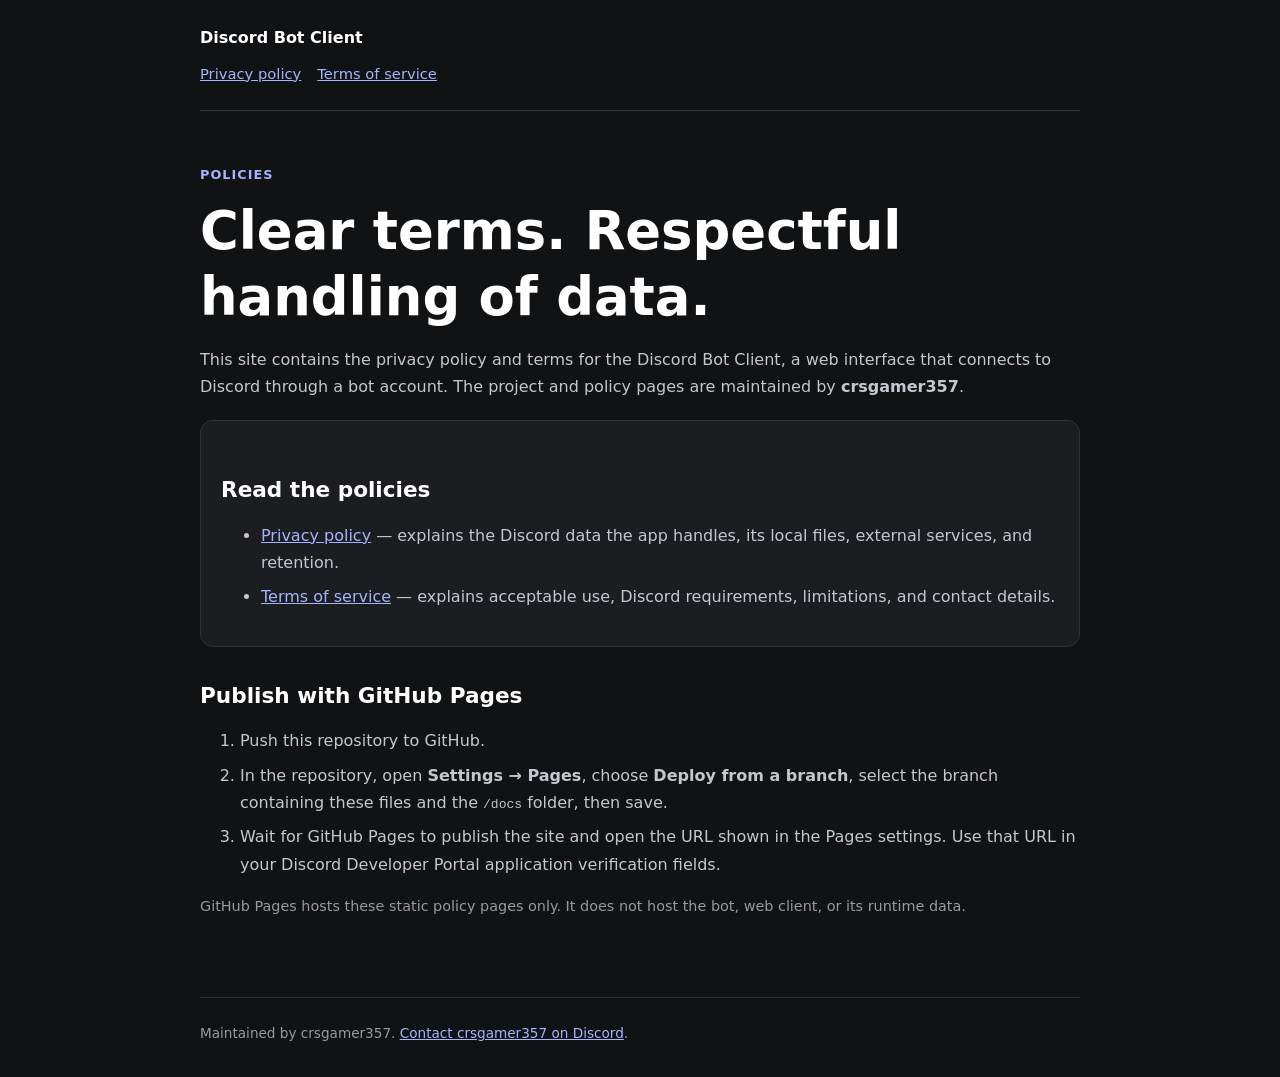
<file: index.html>
<!doctype html>
<html lang="en">
<head>
  <meta charset="utf-8">
  <meta name="viewport" content="width=device-width, initial-scale=1">
  <meta name="description" content="Privacy policy and terms of service for the Discord Bot Client.">
  <title>Discord Bot Client — Policies</title>
  <link rel="stylesheet" href="./styles.css">
</head>
<body>
  <header class="site-header">
    <a class="brand" href="./">Discord Bot Client</a>
    <nav aria-label="Policy pages">
      <a href="./privacy.html">Privacy policy</a>
      <a href="./terms.html">Terms of service</a>
    </nav>
  </header>
  <main>
    <p class="eyebrow">Policies</p>
    <h1>Clear terms. Respectful handling of data.</h1>
    <p>This site contains the privacy policy and terms for the Discord Bot Client, a web interface that connects to Discord through a bot account. The project and policy pages are maintained by <strong>crsgamer357</strong>.</p>
    <div class="card">
      <h2>Read the policies</h2>
      <ul>
        <li><a href="./privacy.html">Privacy policy</a> — explains the Discord data the app handles, its local files, external services, and retention.</li>
        <li><a href="./terms.html">Terms of service</a> — explains acceptable use, Discord requirements, limitations, and contact details.</li>
      </ul>
    </div>
    <h2>Publish with GitHub Pages</h2>
    <ol>
      <li>Push this repository to GitHub.</li>
      <li>In the repository, open <strong>Settings → Pages</strong>, choose <strong>Deploy from a branch</strong>, select the branch containing these files and the <code>/docs</code> folder, then save.</li>
      <li>Wait for GitHub Pages to publish the site and open the URL shown in the Pages settings. Use that URL in your Discord Developer Portal application verification fields.</li>
    </ol>
    <p class="muted">GitHub Pages hosts these static policy pages only. It does not host the bot, web client, or its runtime data.</p>
  </main>
  <footer class="site-footer">Maintained by crsgamer357. <a href="https://discord.com/users/968494952369782844" target="_blank" rel="noopener noreferrer">Contact crsgamer357 on Discord</a>.</footer>
</body>
</html>
</file>
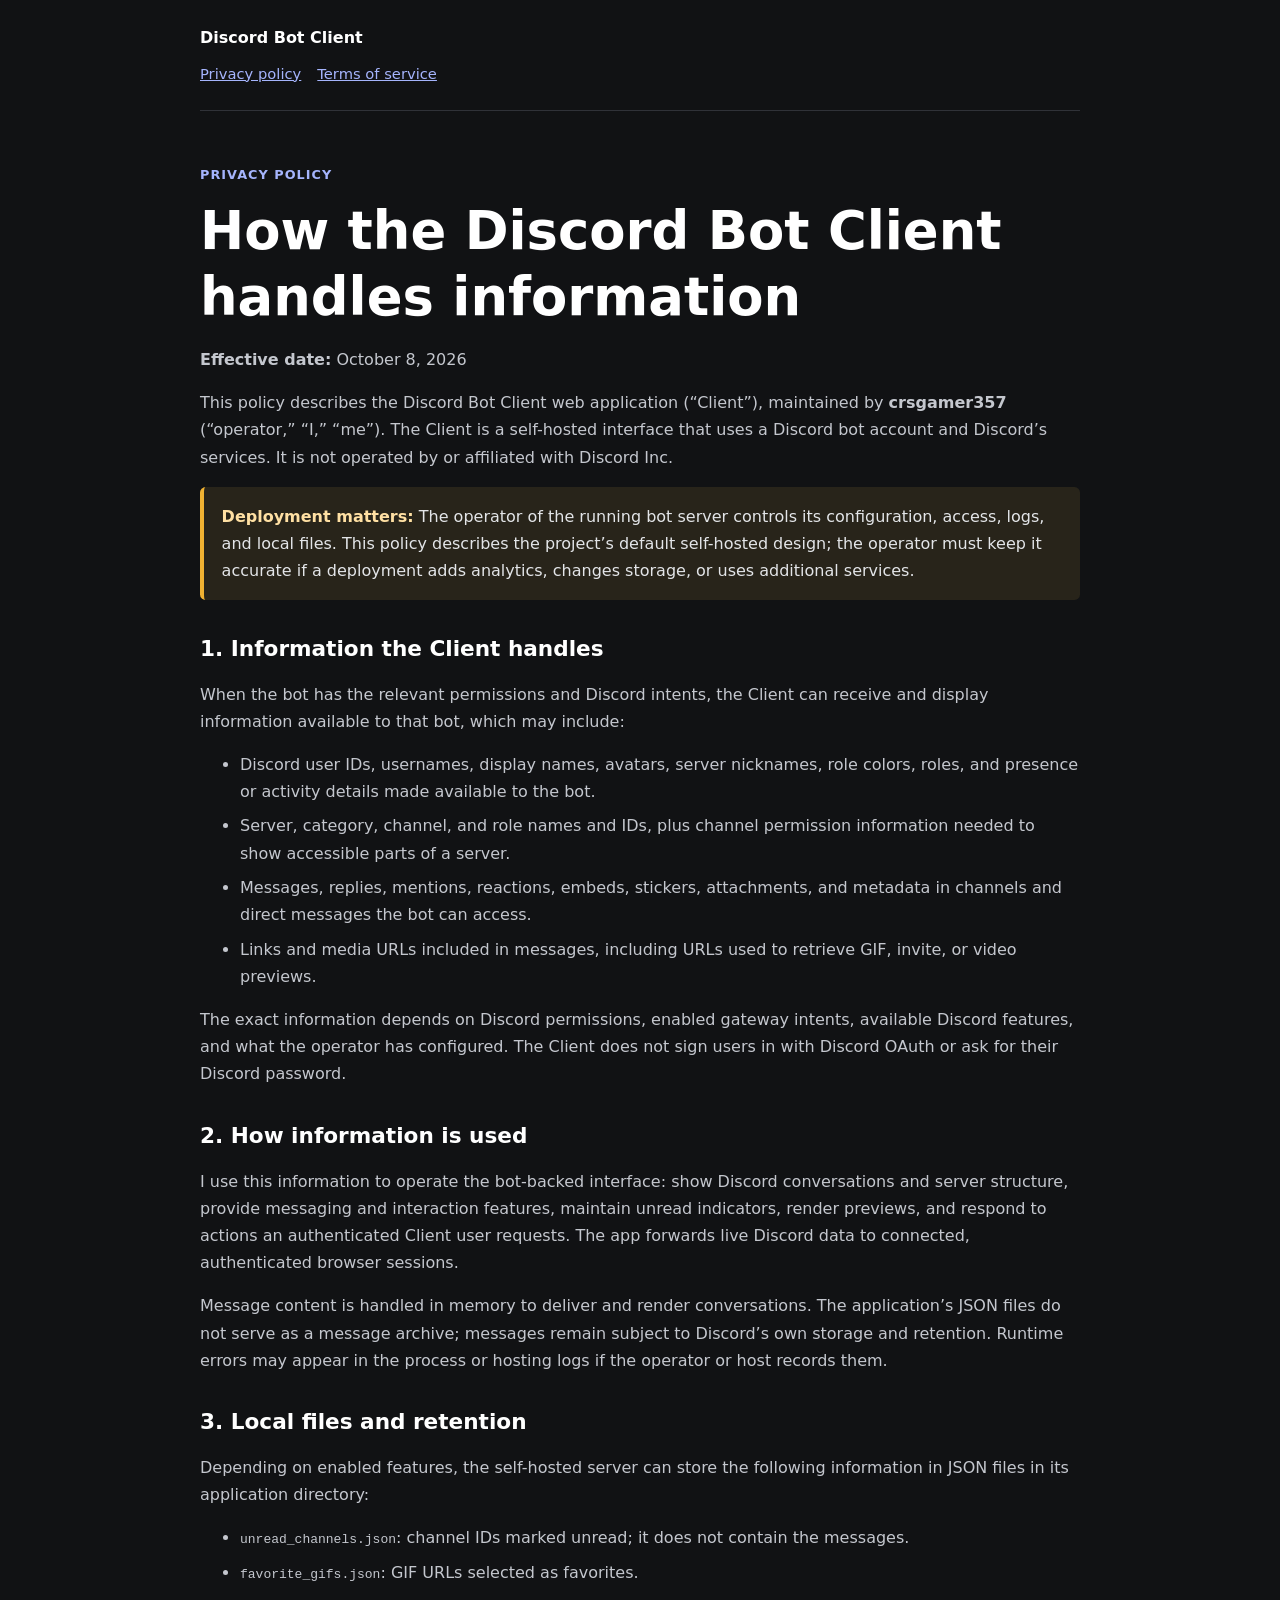
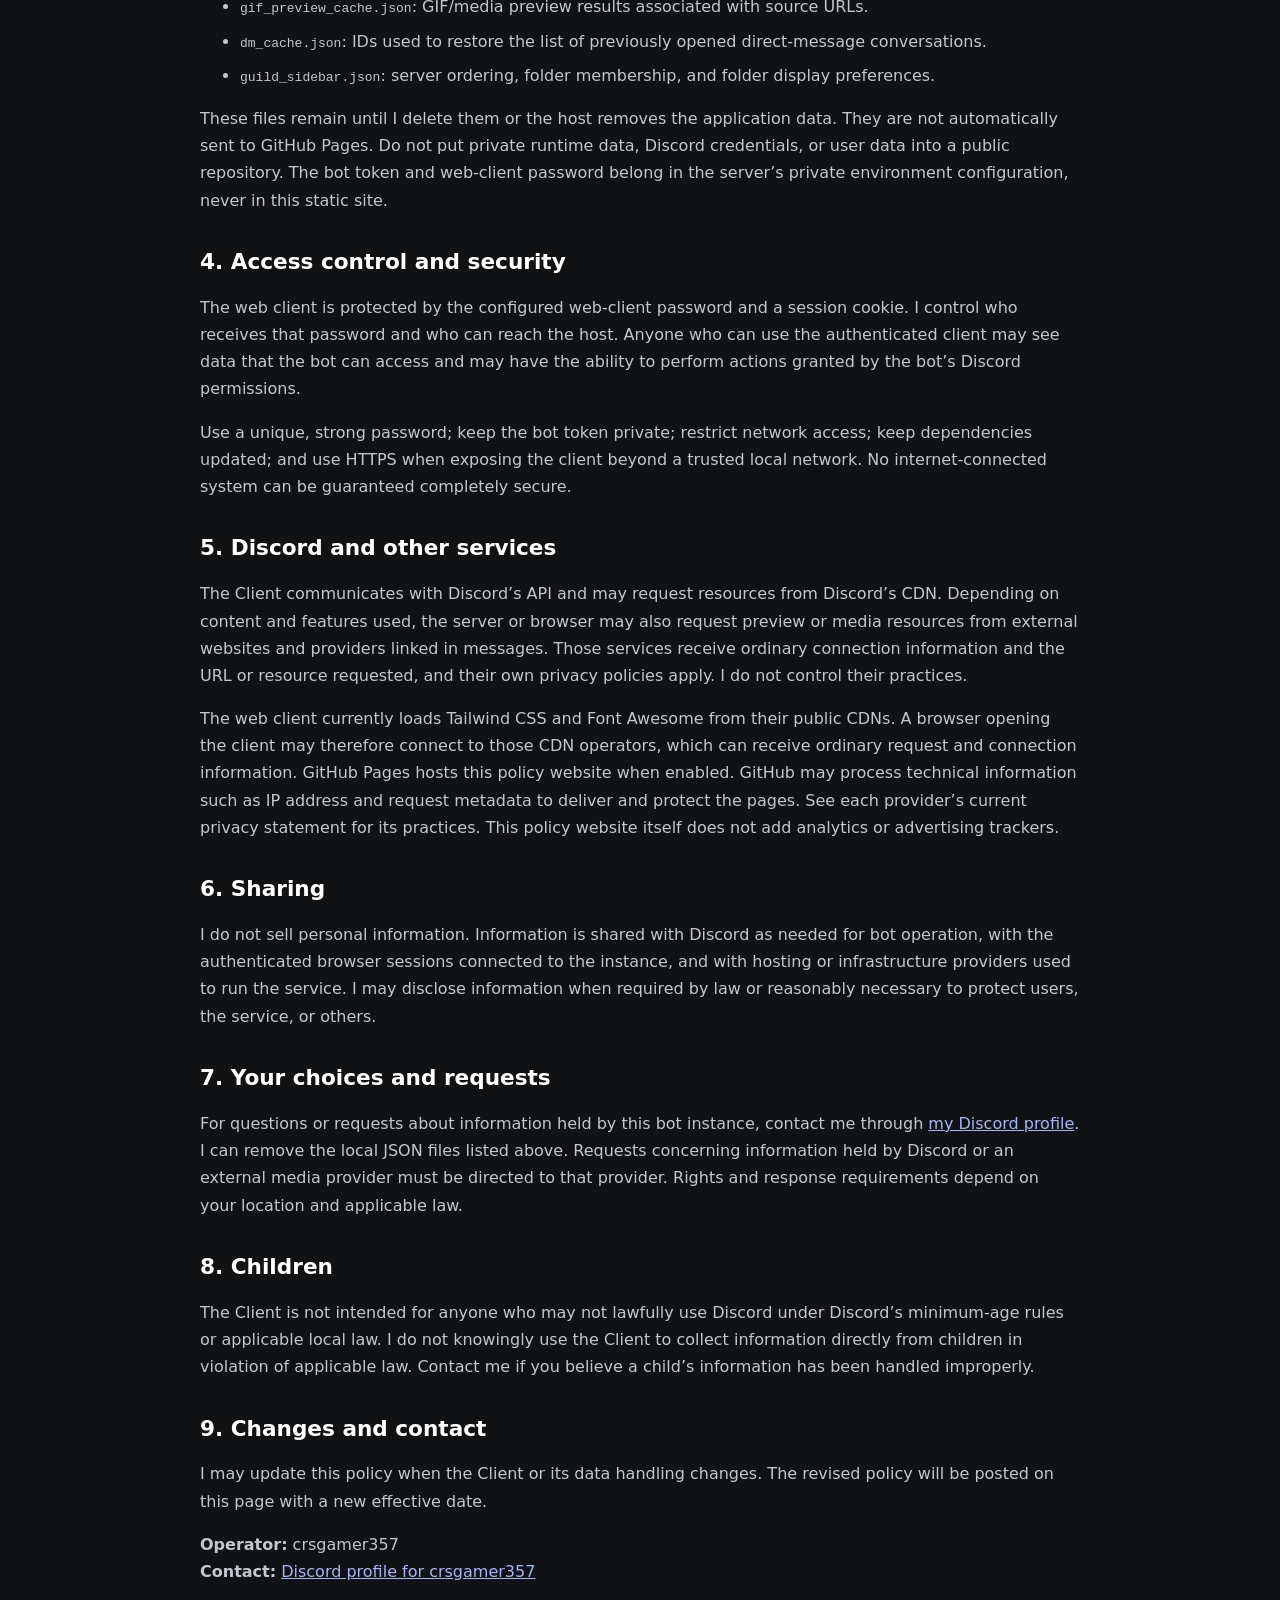
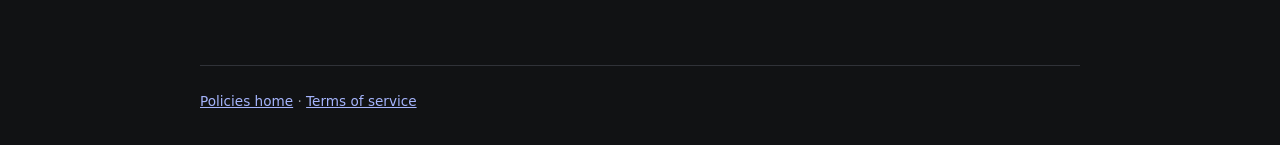
<file: privacy.html>
<!doctype html>
<html lang="en">
<head>
  <meta charset="utf-8">
  <meta name="viewport" content="width=device-width, initial-scale=1">
  <meta name="description" content="Privacy policy for the Discord Bot Client.">
  <title>Privacy Policy — Discord Bot Client</title>
  <link rel="stylesheet" href="./styles.css">
</head>
<body>
  <header class="site-header">
    <a class="brand" href="./">Discord Bot Client</a>
    <nav aria-label="Policy pages">
      <a href="./privacy.html" aria-current="page">Privacy policy</a>
      <a href="./terms.html">Terms of service</a>
    </nav>
  </header>
  <main>
    <p class="eyebrow">Privacy policy</p>
    <h1>How the Discord Bot Client handles information</h1>
    <p><strong>Effective date:</strong> October 8, 2026</p>
    <p>This policy describes the Discord Bot Client web application (“Client”), maintained by <strong>crsgamer357</strong> (“operator,” “I,” “me”). The Client is a self-hosted interface that uses a Discord bot account and Discord’s services. It is not operated by or affiliated with Discord Inc.</p>
    <div class="notice">
      <strong>Deployment matters:</strong> The operator of the running bot server controls its configuration, access, logs, and local files. This policy describes the project’s default self-hosted design; the operator must keep it accurate if a deployment adds analytics, changes storage, or uses additional services.
    </div>

    <h2>1. Information the Client handles</h2>
    <p>When the bot has the relevant permissions and Discord intents, the Client can receive and display information available to that bot, which may include:</p>
    <ul>
      <li>Discord user IDs, usernames, display names, avatars, server nicknames, role colors, roles, and presence or activity details made available to the bot.</li>
      <li>Server, category, channel, and role names and IDs, plus channel permission information needed to show accessible parts of a server.</li>
      <li>Messages, replies, mentions, reactions, embeds, stickers, attachments, and metadata in channels and direct messages the bot can access.</li>
      <li>Links and media URLs included in messages, including URLs used to retrieve GIF, invite, or video previews.</li>
    </ul>
    <p>The exact information depends on Discord permissions, enabled gateway intents, available Discord features, and what the operator has configured. The Client does not sign users in with Discord OAuth or ask for their Discord password.</p>

    <h2>2. How information is used</h2>
    <p>I use this information to operate the bot-backed interface: show Discord conversations and server structure, provide messaging and interaction features, maintain unread indicators, render previews, and respond to actions an authenticated Client user requests. The app forwards live Discord data to connected, authenticated browser sessions.</p>
    <p>Message content is handled in memory to deliver and render conversations. The application’s JSON files do not serve as a message archive; messages remain subject to Discord’s own storage and retention. Runtime errors may appear in the process or hosting logs if the operator or host records them.</p>

    <h2>3. Local files and retention</h2>
    <p>Depending on enabled features, the self-hosted server can store the following information in JSON files in its application directory:</p>
    <ul>
      <li><code>unread_channels.json</code>: channel IDs marked unread; it does not contain the messages.</li>
      <li><code>favorite_gifs.json</code>: GIF URLs selected as favorites.</li>
      <li><code>gif_preview_cache.json</code>: GIF/media preview results associated with source URLs.</li>
      <li><code>dm_cache.json</code>: IDs used to restore the list of previously opened direct-message conversations.</li>
      <li><code>guild_sidebar.json</code>: server ordering, folder membership, and folder display preferences.</li>
    </ul>
    <p>These files remain until I delete them or the host removes the application data. They are not automatically sent to GitHub Pages. Do not put private runtime data, Discord credentials, or user data into a public repository. The bot token and web-client password belong in the server’s private environment configuration, never in this static site.</p>

    <h2>4. Access control and security</h2>
    <p>The web client is protected by the configured web-client password and a session cookie. I control who receives that password and who can reach the host. Anyone who can use the authenticated client may see data that the bot can access and may have the ability to perform actions granted by the bot’s Discord permissions.</p>
    <p>Use a unique, strong password; keep the bot token private; restrict network access; keep dependencies updated; and use HTTPS when exposing the client beyond a trusted local network. No internet-connected system can be guaranteed completely secure.</p>

    <h2>5. Discord and other services</h2>
    <p>The Client communicates with Discord’s API and may request resources from Discord’s CDN. Depending on content and features used, the server or browser may also request preview or media resources from external websites and providers linked in messages. Those services receive ordinary connection information and the URL or resource requested, and their own privacy policies apply. I do not control their practices.</p>
    <p>The web client currently loads Tailwind CSS and Font Awesome from their public CDNs. A browser opening the client may therefore connect to those CDN operators, which can receive ordinary request and connection information. GitHub Pages hosts this policy website when enabled. GitHub may process technical information such as IP address and request metadata to deliver and protect the pages. See each provider’s current privacy statement for its practices. This policy website itself does not add analytics or advertising trackers.</p>

    <h2>6. Sharing</h2>
    <p>I do not sell personal information. Information is shared with Discord as needed for bot operation, with the authenticated browser sessions connected to the instance, and with hosting or infrastructure providers used to run the service. I may disclose information when required by law or reasonably necessary to protect users, the service, or others.</p>

    <h2>7. Your choices and requests</h2>
    <p>For questions or requests about information held by this bot instance, contact me through <a href="https://discord.com/users/968494952369782844" target="_blank" rel="noopener noreferrer">my Discord profile</a>. I can remove the local JSON files listed above. Requests concerning information held by Discord or an external media provider must be directed to that provider. Rights and response requirements depend on your location and applicable law.</p>

    <h2>8. Children</h2>
    <p>The Client is not intended for anyone who may not lawfully use Discord under Discord’s minimum-age rules or applicable local law. I do not knowingly use the Client to collect information directly from children in violation of applicable law. Contact me if you believe a child’s information has been handled improperly.</p>

    <h2>9. Changes and contact</h2>
    <p>I may update this policy when the Client or its data handling changes. The revised policy will be posted on this page with a new effective date.</p>
    <p><strong>Operator:</strong> crsgamer357<br>
    <strong>Contact:</strong> <a href="https://discord.com/users/968494952369782844" target="_blank" rel="noopener noreferrer">Discord profile for crsgamer357</a></p>
  </main>
  <footer class="site-footer"><a href="./">Policies home</a> · <a href="./terms.html">Terms of service</a></footer>
</body>
</html>
</file>
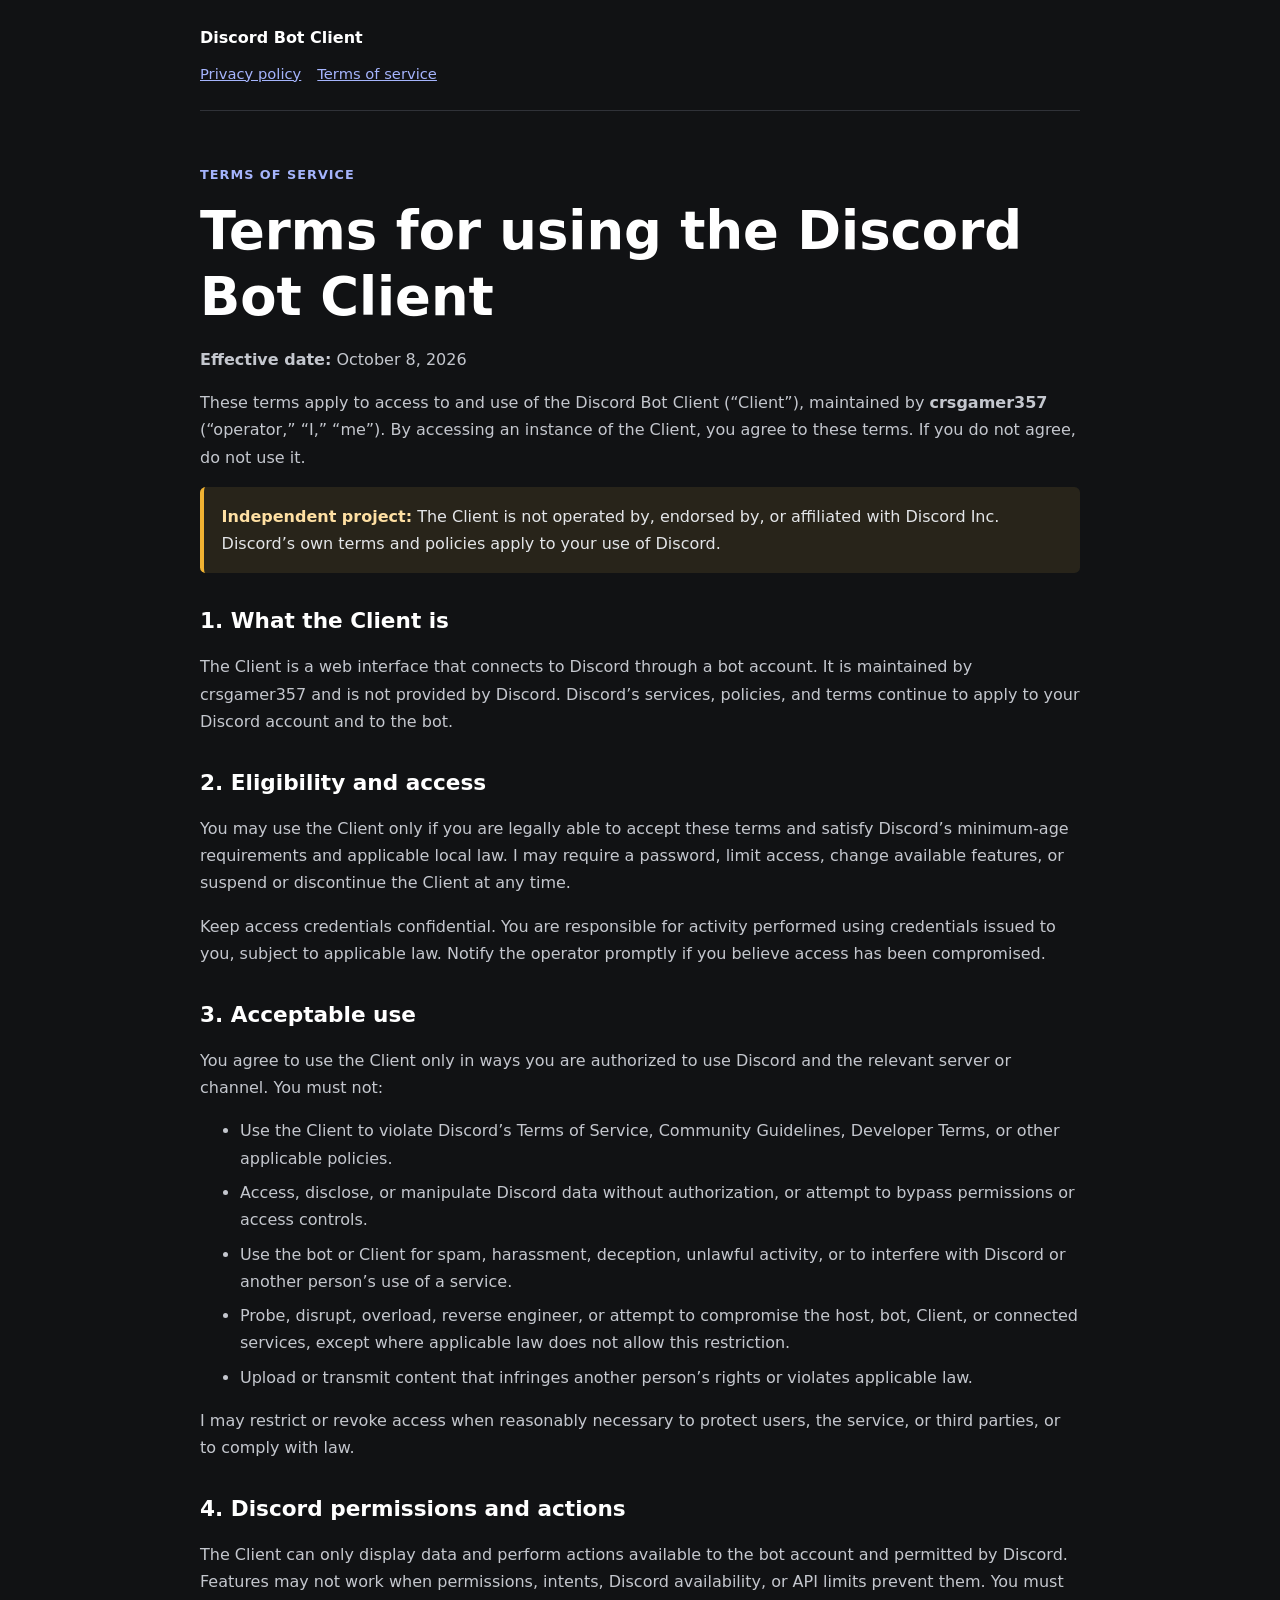
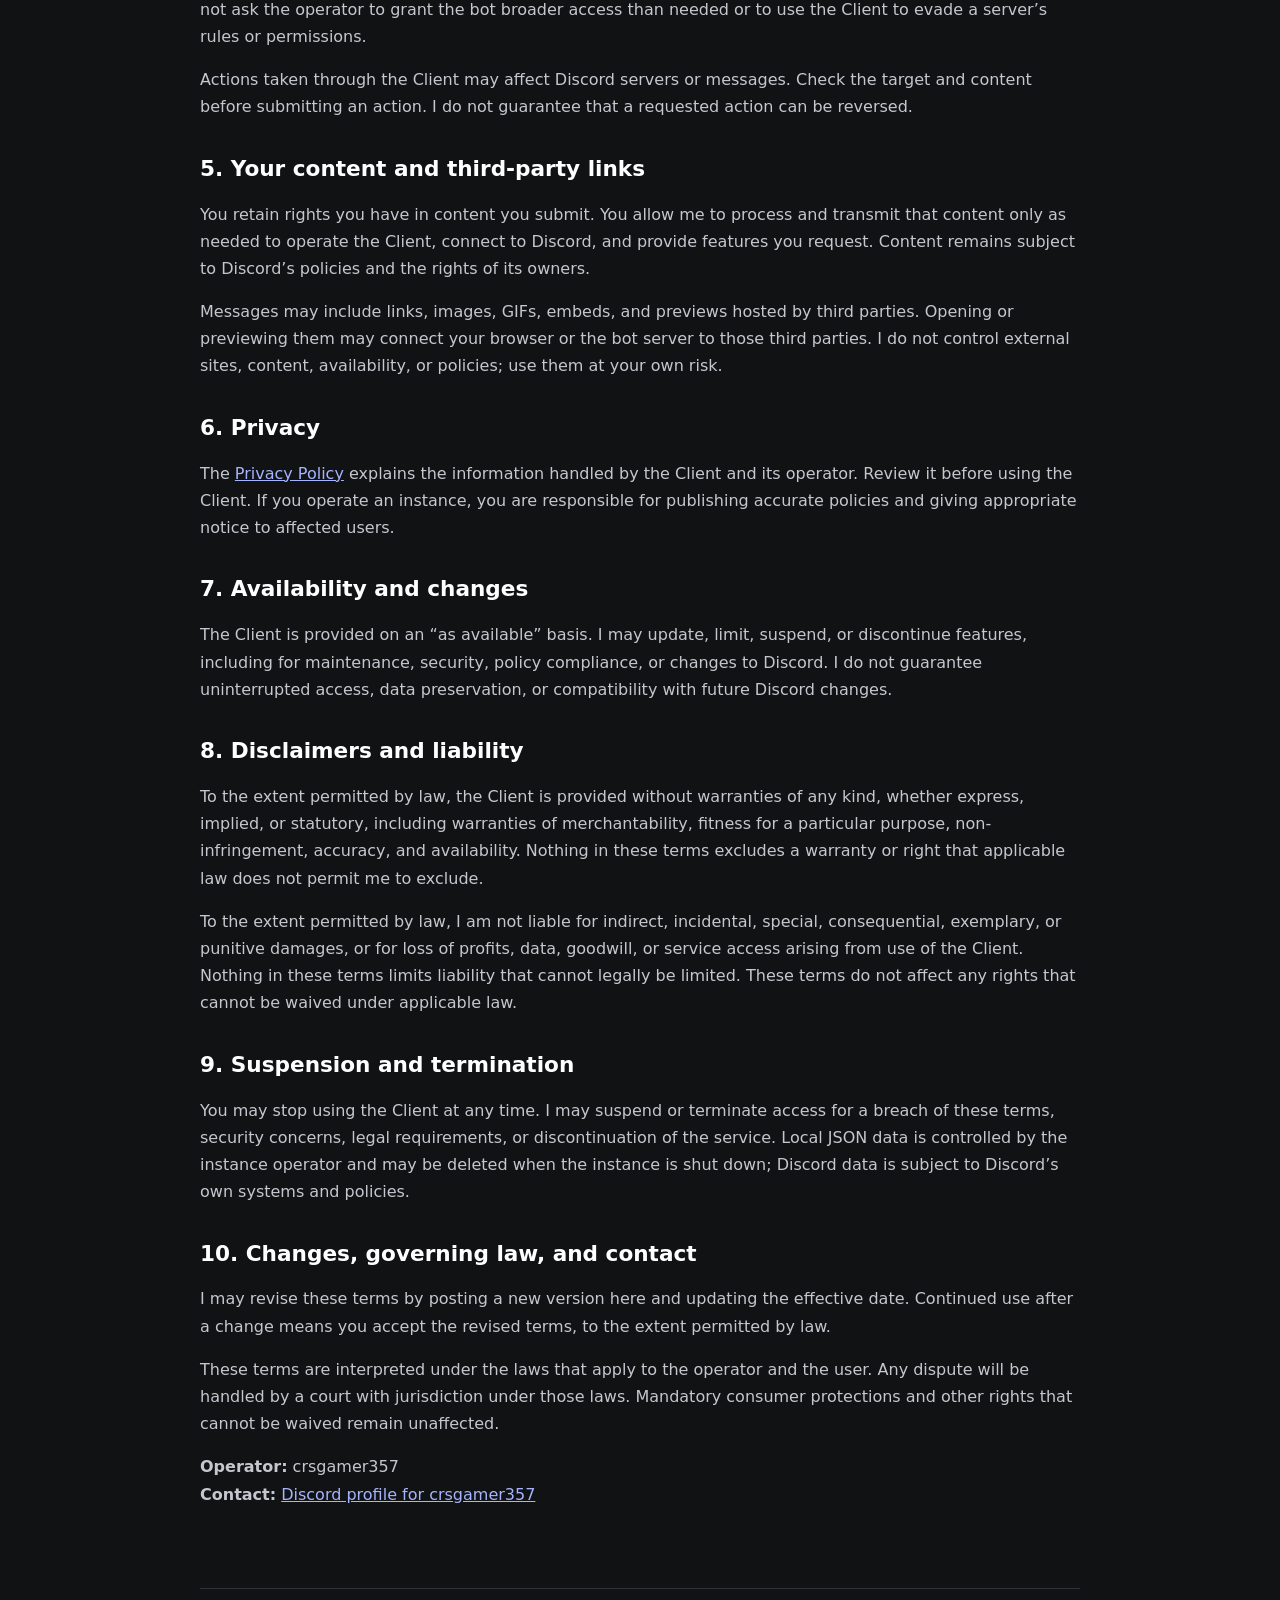
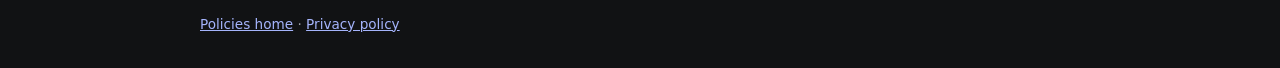
<file: terms.html>
<!doctype html>
<html lang="en">
<head>
  <meta charset="utf-8">
  <meta name="viewport" content="width=device-width, initial-scale=1">
  <meta name="description" content="Terms of service for the Discord Bot Client.">
  <title>Terms of Service — Discord Bot Client</title>
  <link rel="stylesheet" href="./styles.css">
</head>
<body>
  <header class="site-header">
    <a class="brand" href="./">Discord Bot Client</a>
    <nav aria-label="Policy pages">
      <a href="./privacy.html">Privacy policy</a>
      <a href="./terms.html" aria-current="page">Terms of service</a>
    </nav>
  </header>
  <main>
    <p class="eyebrow">Terms of service</p>
    <h1>Terms for using the Discord Bot Client</h1>
    <p><strong>Effective date:</strong> October 8, 2026</p>
    <p>These terms apply to access to and use of the Discord Bot Client (“Client”), maintained by <strong>crsgamer357</strong> (“operator,” “I,” “me”). By accessing an instance of the Client, you agree to these terms. If you do not agree, do not use it.</p>
    <div class="notice">
      <strong>Independent project:</strong> The Client is not operated by, endorsed by, or affiliated with Discord Inc. Discord’s own terms and policies apply to your use of Discord.
    </div>

    <h2>1. What the Client is</h2>
    <p>The Client is a web interface that connects to Discord through a bot account. It is maintained by crsgamer357 and is not provided by Discord. Discord’s services, policies, and terms continue to apply to your Discord account and to the bot.</p>

    <h2>2. Eligibility and access</h2>
    <p>You may use the Client only if you are legally able to accept these terms and satisfy Discord’s minimum-age requirements and applicable local law. I may require a password, limit access, change available features, or suspend or discontinue the Client at any time.</p>
    <p>Keep access credentials confidential. You are responsible for activity performed using credentials issued to you, subject to applicable law. Notify the operator promptly if you believe access has been compromised.</p>

    <h2>3. Acceptable use</h2>
    <p>You agree to use the Client only in ways you are authorized to use Discord and the relevant server or channel. You must not:</p>
    <ul>
      <li>Use the Client to violate Discord’s Terms of Service, Community Guidelines, Developer Terms, or other applicable policies.</li>
      <li>Access, disclose, or manipulate Discord data without authorization, or attempt to bypass permissions or access controls.</li>
      <li>Use the bot or Client for spam, harassment, deception, unlawful activity, or to interfere with Discord or another person’s use of a service.</li>
      <li>Probe, disrupt, overload, reverse engineer, or attempt to compromise the host, bot, Client, or connected services, except where applicable law does not allow this restriction.</li>
      <li>Upload or transmit content that infringes another person’s rights or violates applicable law.</li>
    </ul>
    <p>I may restrict or revoke access when reasonably necessary to protect users, the service, or third parties, or to comply with law.</p>

    <h2>4. Discord permissions and actions</h2>
    <p>The Client can only display data and perform actions available to the bot account and permitted by Discord. Features may not work when permissions, intents, Discord availability, or API limits prevent them. You must not ask the operator to grant the bot broader access than needed or to use the Client to evade a server’s rules or permissions.</p>
    <p>Actions taken through the Client may affect Discord servers or messages. Check the target and content before submitting an action. I do not guarantee that a requested action can be reversed.</p>

    <h2>5. Your content and third-party links</h2>
    <p>You retain rights you have in content you submit. You allow me to process and transmit that content only as needed to operate the Client, connect to Discord, and provide features you request. Content remains subject to Discord’s policies and the rights of its owners.</p>
    <p>Messages may include links, images, GIFs, embeds, and previews hosted by third parties. Opening or previewing them may connect your browser or the bot server to those third parties. I do not control external sites, content, availability, or policies; use them at your own risk.</p>

    <h2>6. Privacy</h2>
    <p>The <a href="./privacy.html">Privacy Policy</a> explains the information handled by the Client and its operator. Review it before using the Client. If you operate an instance, you are responsible for publishing accurate policies and giving appropriate notice to affected users.</p>

    <h2>7. Availability and changes</h2>
    <p>The Client is provided on an “as available” basis. I may update, limit, suspend, or discontinue features, including for maintenance, security, policy compliance, or changes to Discord. I do not guarantee uninterrupted access, data preservation, or compatibility with future Discord changes.</p>

    <h2>8. Disclaimers and liability</h2>
    <p>To the extent permitted by law, the Client is provided without warranties of any kind, whether express, implied, or statutory, including warranties of merchantability, fitness for a particular purpose, non-infringement, accuracy, and availability. Nothing in these terms excludes a warranty or right that applicable law does not permit me to exclude.</p>
    <p>To the extent permitted by law, I am not liable for indirect, incidental, special, consequential, exemplary, or punitive damages, or for loss of profits, data, goodwill, or service access arising from use of the Client. Nothing in these terms limits liability that cannot legally be limited. These terms do not affect any rights that cannot be waived under applicable law.</p>

    <h2>9. Suspension and termination</h2>
    <p>You may stop using the Client at any time. I may suspend or terminate access for a breach of these terms, security concerns, legal requirements, or discontinuation of the service. Local JSON data is controlled by the instance operator and may be deleted when the instance is shut down; Discord data is subject to Discord’s own systems and policies.</p>

    <h2>10. Changes, governing law, and contact</h2>
    <p>I may revise these terms by posting a new version here and updating the effective date. Continued use after a change means you accept the revised terms, to the extent permitted by law.</p>
    <p>These terms are interpreted under the laws that apply to the operator and the user. Any dispute will be handled by a court with jurisdiction under those laws. Mandatory consumer protections and other rights that cannot be waived remain unaffected.</p>
    <p><strong>Operator:</strong> crsgamer357<br>
    <strong>Contact:</strong> <a href="https://discord.com/users/968494952369782844" target="_blank" rel="noopener noreferrer">Discord profile for crsgamer357</a></p>
  </main>
  <footer class="site-footer"><a href="./">Policies home</a> · <a href="./privacy.html">Privacy policy</a></footer>
</body>
</html>
</file>
<file: styles.css>
:root {
  color-scheme: dark;
  font-family: Inter, ui-sans-serif, system-ui, -apple-system, BlinkMacSystemFont, "Segoe UI", sans-serif;
  background: #111214;
  color: #e3e5e8;
  font-synthesis: none;
  text-rendering: optimizeLegibility;
}

* { box-sizing: border-box; }

body {
  margin: 0;
  line-height: 1.7;
}

a { color: #a5b4fc; }
a:hover { color: #c7d2fe; }

.site-header, main, .site-footer {
  width: min(100% - 2rem, 880px);
  margin-inline: auto;
}

.site-header {
  padding: 1.5rem 0;
  border-bottom: 1px solid #303238;
}

.brand {
  color: #fff;
  font-size: 1rem;
  font-weight: 750;
  text-decoration: none;
}

nav {
  display: flex;
  flex-wrap: wrap;
  gap: 1rem;
  margin-top: .6rem;
}

nav a { font-size: .92rem; }

main { padding-block: 2.5rem 4rem; }

.eyebrow {
  color: #a5b4fc;
  font-size: .8rem;
  font-weight: 700;
  letter-spacing: .08em;
  text-transform: uppercase;
}

h1, h2, h3 { color: #fff; line-height: 1.25; }
h1 { margin: .5rem 0 1rem; font-size: clamp(2rem, 6vw, 3.3rem); }
h2 { margin-top: 2.2rem; font-size: 1.35rem; }
h3 { margin-top: 1.4rem; font-size: 1.05rem; }
p, li { color: #c4c7ce; }
li + li { margin-top: .45rem; }

.card {
  margin-top: 1.25rem;
  padding: 1.25rem;
  border: 1px solid #303238;
  border-radius: .8rem;
  background: #1c1d21;
}

.notice {
  padding: 1rem 1.1rem;
  border-left: 4px solid #f0b232;
  border-radius: .35rem;
  background: #28241a;
}

.notice strong { color: #ffe0a3; }
.muted { color: #969aa3; font-size: .9rem; }

.site-footer {
  padding: 1.5rem 0 2rem;
  border-top: 1px solid #303238;
  color: #969aa3;
  font-size: .85rem;
}

@media (max-width: 600px) {
  main { padding-top: 1.75rem; }
  .card { padding: 1rem; }
}
</file>
